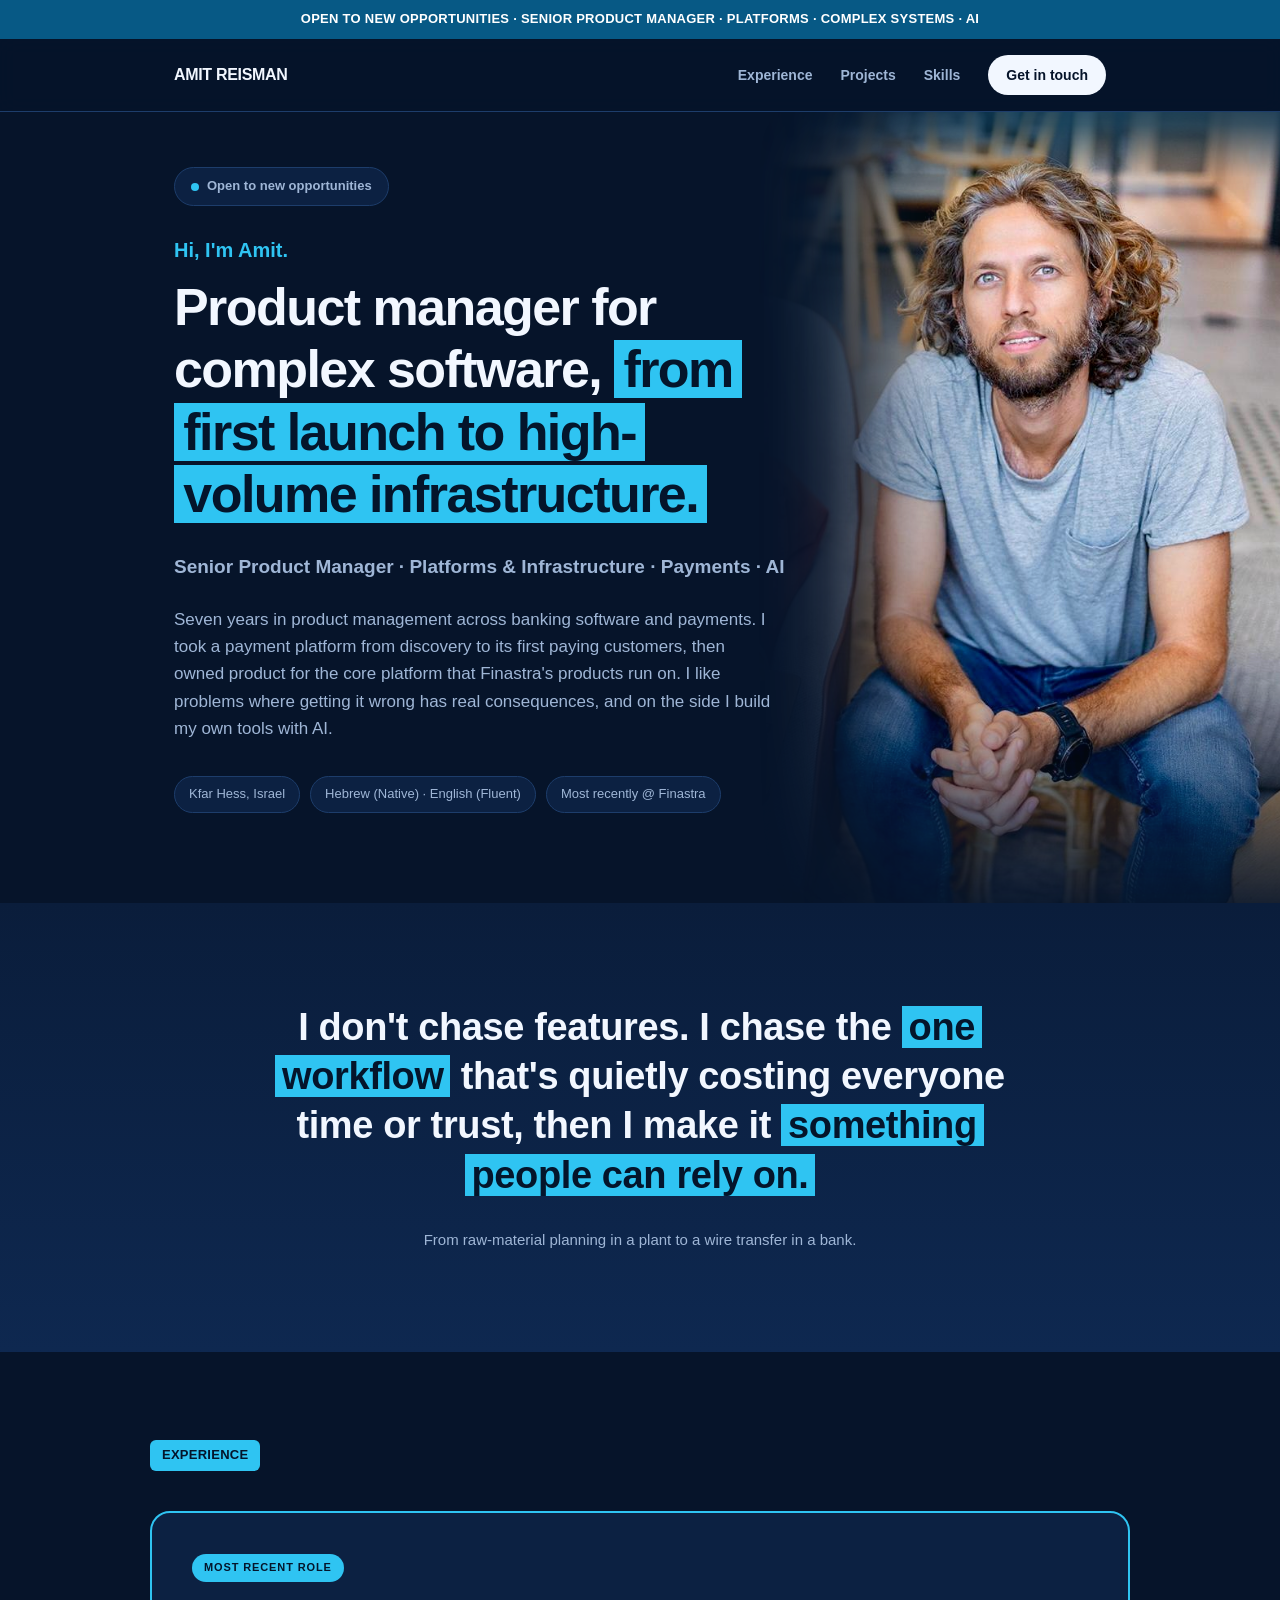
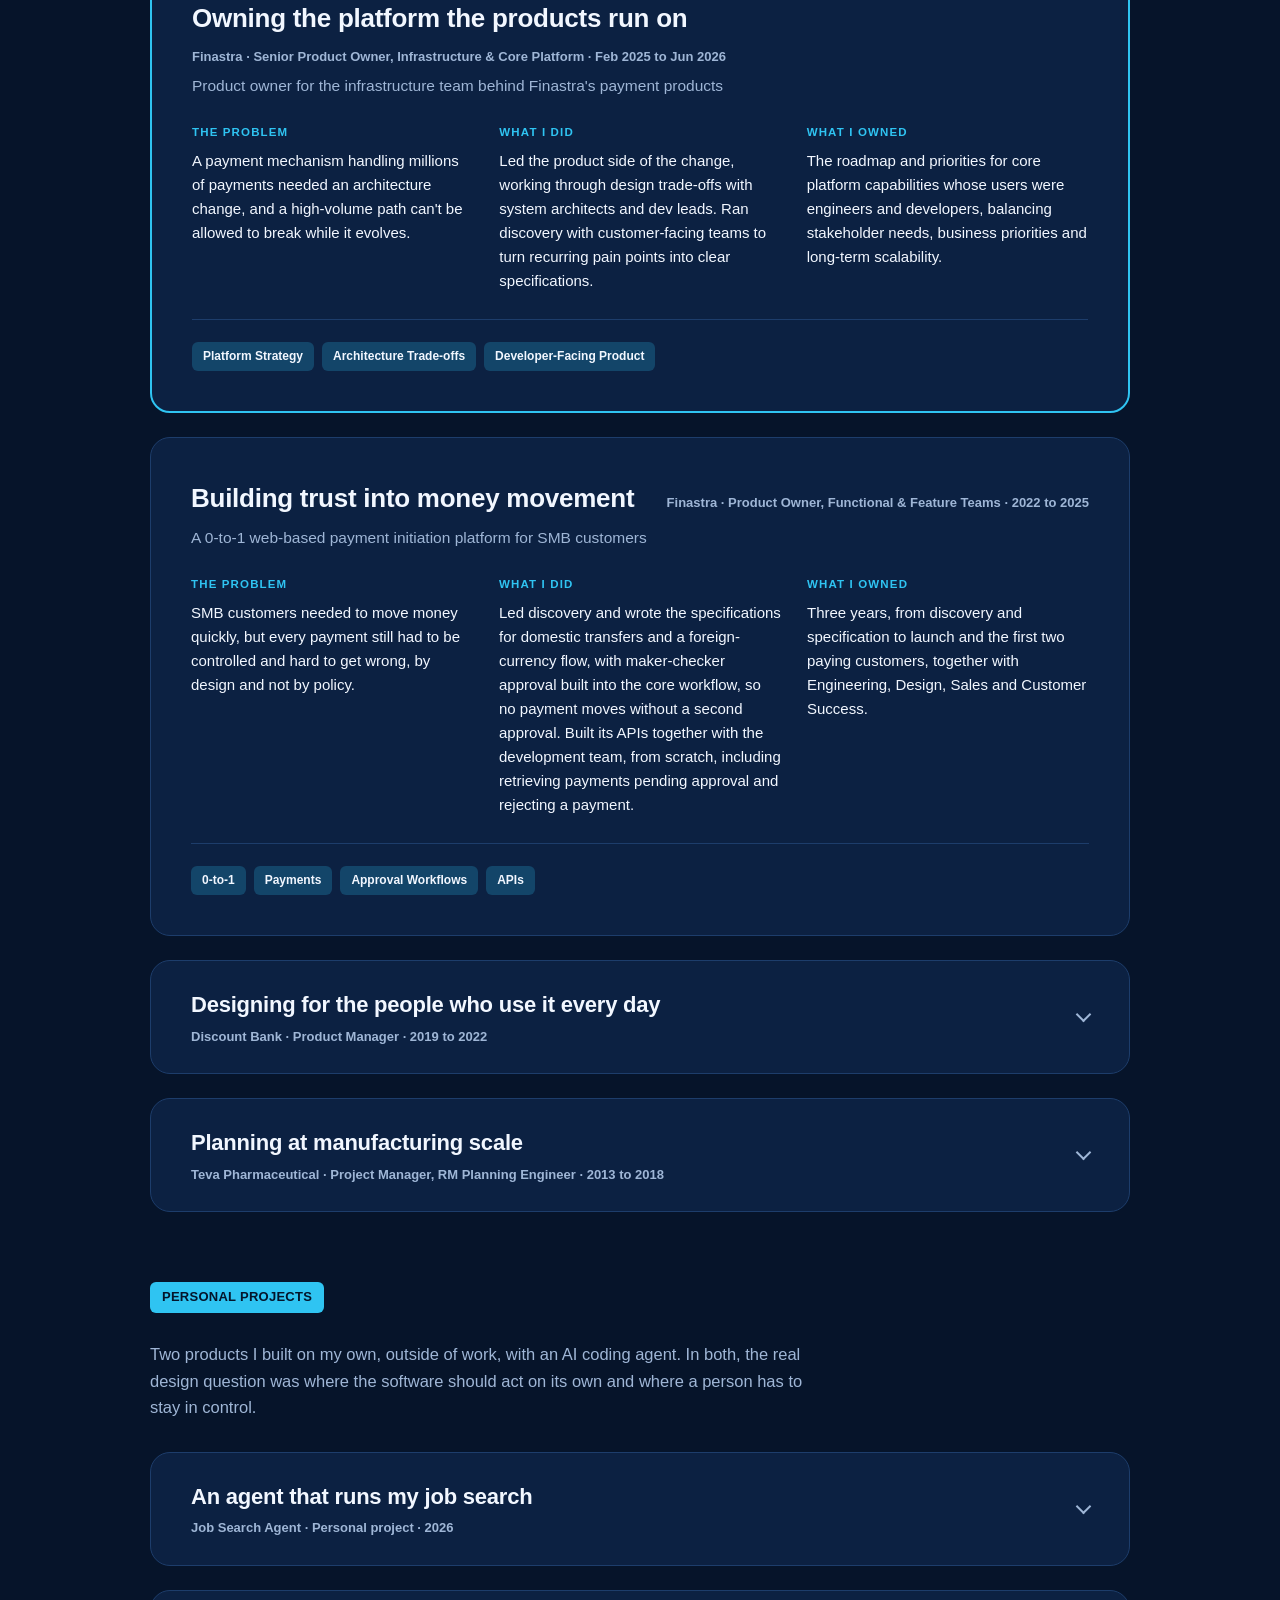
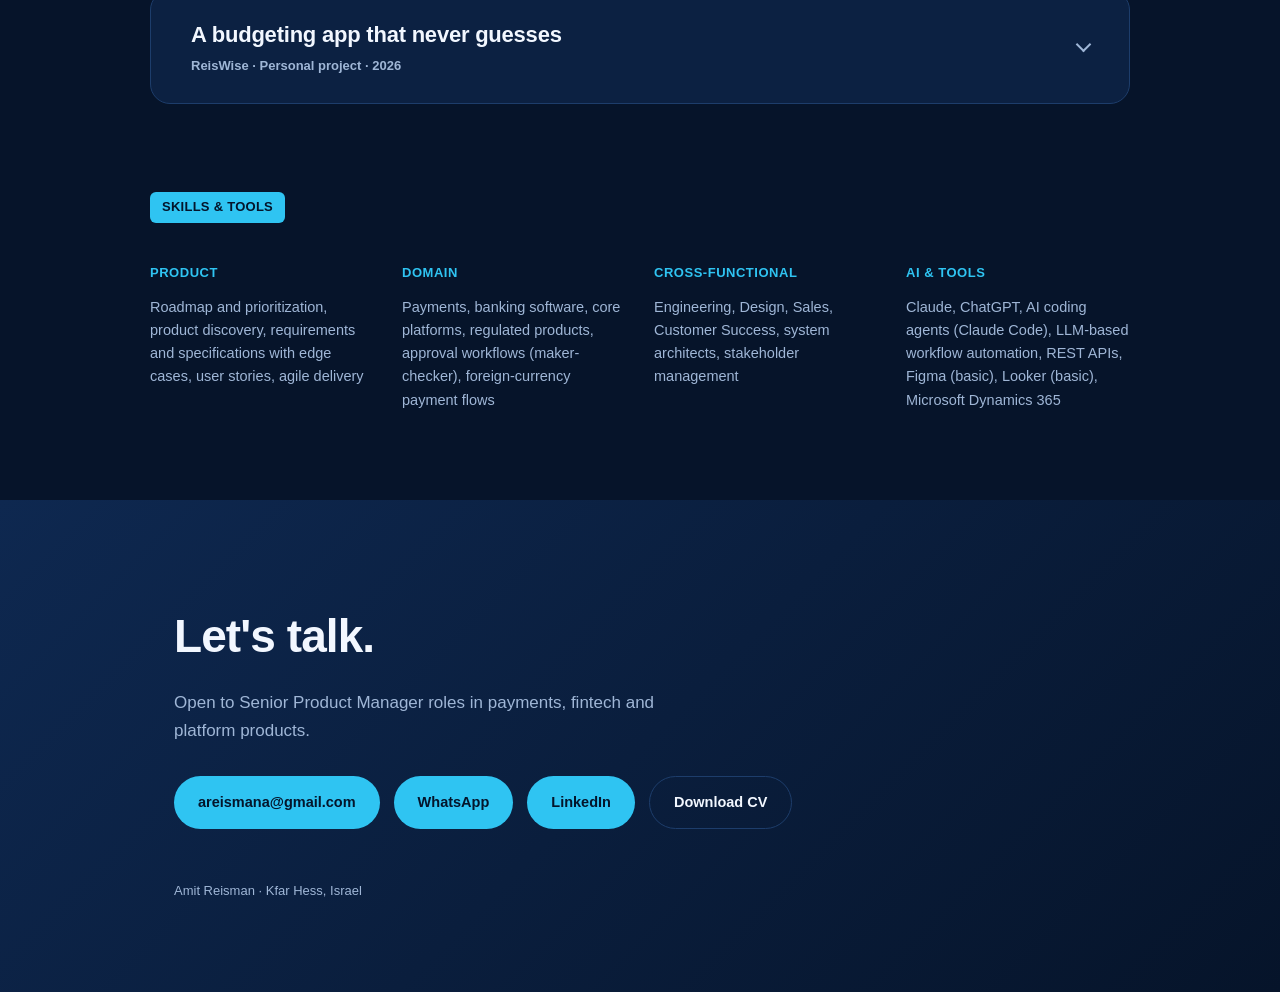
<file: index.html>
<!DOCTYPE html>
<html lang="en">
<head>
<meta charset="UTF-8">
<meta name="color-scheme" content="dark">
<meta property="og:type" content="website">
<meta property="og:site_name" content="Amit Reisman">
<meta property="og:title" content="Amit Reisman | Product Manager, Platforms &amp; Complex Systems">
<meta property="og:description" content="Product manager for complex software: platforms, APIs and payments, with hands-on AI. Experience, personal projects and live demos.">
<meta property="og:url" content="https://amitreisman.github.io/">
<meta property="og:image" content="https://amitreisman.github.io/og.jpg?v=2">
<meta property="og:image:width" content="1200">
<meta property="og:image:height" content="627">
<meta property="og:image:alt" content="Amit Reisman, product manager for complex software">
<meta name="twitter:card" content="summary_large_image">
<meta name="twitter:image" content="https://amitreisman.github.io/og.jpg?v=2">
<meta name="viewport" content="width=device-width, initial-scale=1.0">
<title>Amit Reisman | Senior Product Manager</title>
<meta name="description" content="Amit Reisman, Senior Product Manager. Platforms, APIs and payments, with hands-on AI. Experience from Finastra, Discount Bank and Teva, plus two products built with AI.">
<style>
  :root{
    --bg:#06142a;
    --bg-alt:#0a1d3b;
    --bg-alt2:#0e2850;
    --card:#0c2142;
    --border:#1d3d6b;
    --text:#f2f7ff;
    --text-dim:#9fb6d6;
    --accent:#2fc4f2;
    --accent-text:#2fc4f2;
    --yellow:var(--accent);
    --teal:var(--accent);
    --pink:var(--accent);
    --on-pink:#04152b;
    --teal-text:var(--accent-text);
    --sans: -apple-system, BlinkMacSystemFont, 'Segoe UI', Roboto, Helvetica, Arial, sans-serif;
    --max: 980px;
  }
  /* Always the dark navy theme (matches the LinkedIn banner), whatever the OS setting */
  *{box-sizing:border-box; margin:0; padding:0;}
  html{scroll-behavior:smooth;}
  body{
    background:var(--bg);
    color:var(--text);
    font-family:var(--sans);
    line-height:1.6;
    -webkit-font-smoothing:antialiased;
    overflow-x:hidden;
  }
  .wrap{max-width:var(--max); margin:0 auto; padding:0 24px; position:relative;}
  .mark{
    background:var(--yellow);
    color:#15111f;
    padding:0 .18em;
    font-weight:800;
    box-decoration-break:clone;
    -webkit-box-decoration-break:clone;
  }
  .mark.teal{background:var(--teal);}
  .mark.pink{background:var(--pink); color:#15111f;}
  .glow{color:var(--pink);}
  .glow.t{color:var(--teal);}

  /* Status bar */
  .statusbar{
    background:linear-gradient(90deg, var(--pink), var(--yellow));
    color:#15111f;
    text-align:center;
    font-size:13px;
    font-weight:700;
    letter-spacing:.02em;
    padding:9px 12px;
  }

  /* Nav */
  nav{
    position:sticky; top:0; z-index:20;
    background:color-mix(in srgb, var(--bg) 82%, transparent);
    backdrop-filter:blur(10px);
    border-bottom:1px solid var(--border);
  }
  nav .wrap{
    display:flex; gap:28px; align-items:center;
    padding:16px 24px; max-width:var(--max);
  }
  nav a{ color:var(--text-dim); text-decoration:none; font-size:14px; font-weight:600; }
  nav a:hover{color:var(--text);}
  nav .brand{color:var(--text); font-weight:900; margin-right:auto; letter-spacing:-.02em; font-size:16px;}
  .navcta{
    background:var(--text);
    color:var(--bg) !important;
    padding:9px 18px;
    border-radius:999px;
  }

  /* Hero */
  header{ position:relative; padding:110px 0 90px; overflow:hidden; }
  .blob{
    position:absolute; z-index:0; filter:blur(60px); opacity:.55;
    width:640px; height:640px; right:-220px; top:-160px;
    background:
      radial-gradient(circle at 30% 30%, var(--pink), transparent 60%),
      radial-gradient(circle at 70% 60%, var(--teal), transparent 60%),
      radial-gradient(circle at 50% 90%, var(--yellow), transparent 55%);
    border-radius:42% 58% 65% 35% / 45% 45% 55% 55%;
    pointer-events:none;
  }
  header .wrap{z-index:1;}
  .badge-pill{
    display:inline-flex; align-items:center; gap:8px;
    border:1px solid var(--border);
    background:var(--card);
    padding:8px 16px;
    border-radius:999px;
    font-size:13px;
    font-weight:600;
    color:var(--text-dim);
    margin-bottom:28px;
  }
  .dot{width:8px; height:8px; border-radius:50%; background:var(--teal); box-shadow:0 0 0 0 rgba(65,224,196,.6); animation:pulse 2s infinite;}
  @keyframes pulse{
    0%{box-shadow:0 0 0 0 color-mix(in srgb, var(--teal) 55%, transparent);}
    70%{box-shadow:0 0 0 9px transparent;}
    100%{box-shadow:0 0 0 0 transparent;}
  }
  h1{
    font-size:clamp(38px, 6.4vw, 74px);
    font-weight:900;
    line-height:1.22;
    letter-spacing:-0.03em;
    margin-bottom:26px;
  }
  .role-line{
    font-size:19px; font-weight:600;
    color:var(--text-dim);
    margin-bottom:24px;
  }
  .intro{ font-size:17px; color:var(--text-dim); max-width:600px; margin-bottom:34px; }
  .meta-row{ display:flex; flex-wrap:wrap; gap:10px; }
  .pill{
    font-size:13px; padding:7px 14px;
    border:1px solid var(--border); border-radius:999px;
    color:var(--text-dim); background:var(--card);
  }

  /* Manifesto */
  .manifesto{
    background:linear-gradient(180deg, var(--bg-alt), var(--bg-alt2));
    padding:100px 0;
    text-align:center;
  }
  .manifesto .wrap{max-width:800px;}
  .manifesto p{
    font-size:clamp(24px, 4vw, 38px);
    font-weight:800;
    line-height:1.3;
    letter-spacing:-0.01em;
  }
  .manifesto small{
    display:block;
    margin-top:28px;
    font-size:15px;
    font-weight:500;
    color:var(--text-dim);
  }

  /* Sections */
  section.block{padding:88px 0;}
  .section-label{
    display:inline-block;
    font-size:13px;
    letter-spacing:.02em;
    text-transform:uppercase;
    font-weight:800;
    color:var(--bg);
    background:var(--yellow);
    padding:5px 12px;
    border-radius:6px;
    margin-bottom:40px;
  }

  /* Case studies */
  .case{
    background:var(--card);
    border:1px solid var(--border);
    border-radius:20px;
    padding:40px;
    margin-bottom:24px;
    position:relative;
  }
  .case.featured{ border:2px solid var(--teal); }
  .badge{
    display:inline-block;
    font-size:11px; font-weight:800; letter-spacing:.08em; text-transform:uppercase;
    color:var(--bg); background:var(--teal);
    padding:5px 12px; border-radius:999px; margin-bottom:16px;
  }
  .case-head{ display:flex; justify-content:space-between; align-items:baseline; flex-wrap:wrap; gap:8px; margin-bottom:6px; }
  .case h3{ font-size:26px; font-weight:800; letter-spacing:-0.01em; }
  .case .org{ font-size:13px; color:var(--text-dim); font-weight:600; white-space:nowrap; }
  .case .tagline{ color:var(--text-dim); font-size:15.5px; font-weight:500; margin-bottom:24px; }
  .case-grid{ display:grid; grid-template-columns:repeat(3, 1fr); gap:26px; }
  @media (max-width:680px){ .case-grid{grid-template-columns:1fr;} }
  .case-grid h4{ font-size:11.5px; letter-spacing:.1em; text-transform:uppercase; color:var(--pink); font-weight:800; margin-bottom:8px; }
  .case-grid p{ font-size:15px; color:var(--text); }
  .case-tags{ display:flex; flex-wrap:wrap; gap:8px; margin-top:26px; padding-top:22px; border-top:1px solid var(--border); }
  .tag{ font-size:12px; font-weight:700; padding:5px 11px; border-radius:6px; background:color-mix(in srgb, var(--yellow) 22%, transparent); color:var(--text); }

  /* Skills */
  .skills-grid{ display:grid; grid-template-columns:repeat(auto-fit, minmax(220px,1fr)); gap:28px; }
  .skill-group h4{ font-size:13px; letter-spacing:.04em; text-transform:uppercase; font-weight:800; color:var(--teal); margin-bottom:12px; }
  .skill-group p{ color:var(--text-dim); font-size:14.5px; }

  /* Contact */
  footer{
    background:linear-gradient(135deg, var(--bg-alt2), var(--bg));
    padding:100px 0 90px;
  }
  footer h2{ font-size:clamp(30px, 5vw, 46px); font-weight:900; letter-spacing:-0.02em; margin-bottom:16px; }
  footer p{ color:var(--text-dim); margin-bottom:32px; max-width:520px; font-size:17px; }
  .contact-links{ display:flex; flex-wrap:wrap; gap:14px; }
  .contact-links a{
    display:inline-flex; align-items:center;
    padding:14px 24px;
    border-radius:999px;
    color:#15111f;
    text-decoration:none;
    font-size:14.5px;
    font-weight:800;
    background:var(--yellow);
    transition:transform .15s ease;
  }
  .contact-links a:nth-child(2){background:var(--teal);}
  .contact-links a:nth-child(3){background:var(--pink);}
  .contact-links a:hover{transform:translateY(-2px);}
  .fine{ margin-top:52px; font-size:13px; color:var(--text-dim); }

  /* Fintech palette: navy + cyan/blue accents, readable text on every accent */
  .blob{ opacity:.3; }
  .statusbar{ background:#075985; color:#fff; }
  .skill-group h4, .hello, .case-grid h4{ color:var(--accent-text); }
  .contact-links a:nth-child(4){ background:transparent; color:var(--text); border:1.5px solid var(--border); }
  .mark, .mark.teal{ color:#04152b; }
  .mark.pink{ color:var(--on-pink); }
  .section-label{ color:#04152b; }
  .badge{ color:#04152b; }
  .badge.pink{ color:var(--on-pink); }
  .btn{ color:#04152b; }
  .contact-links a{ color:#04152b; }
  .contact-links a:nth-child(3){ color:var(--on-pink); }

  /* Small screens: keep the four nav items on one line */
  section.block, footer{ scroll-margin-top:64px; }
  @media (max-width:560px){
    nav .wrap{ gap:12px; padding:12px 16px; }
    nav a{ font-size:13px; }
    nav .brand{ font-size:13px; white-space:nowrap; }
    .navcta{ padding:7px 12px; white-space:nowrap; }
    nav a[href="#skills"]{ display:none; }
    .case .org{ white-space:normal; }
    .wrap{ padding:0 16px; }
    .case, .project{ padding:26px 22px; }
  }

  /* Hero: the photo is part of the background. The fade on the left follows the line of the shoulder:
     almost nothing over the chair, then a gradual rise to full strength, so the person stays in focus. */
  .hero-grid{ position:static; }
  .hero-text{ position:relative; z-index:1; max-width:min(620px, 54vw); }
  .hero-grid h1{ font-size:clamp(32px, 4.4vw, 52px); line-height:1.2; }
  .hello{ font-size:20px; font-weight:800; color:var(--accent-text); margin-bottom:10px; }
  .hero-photo{
    position:absolute; z-index:0; margin:0;
    right:-28px; top:50%; transform:translateY(-50%);
    width:min(580px, 50vw); pointer-events:none;
  }
  .hero-photo img{
    width:100%; height:auto; display:block; border-radius:0;
    filter:contrast(1.03) saturate(1.04);
    --fade-x: linear-gradient(to right,
      rgba(0,0,0,0) 0%, rgba(0,0,0,0) 5%, rgba(0,0,0,.02) 9%, rgba(0,0,0,.06) 13%,
      rgba(0,0,0,.13) 17%, rgba(0,0,0,.27) 21%, rgba(0,0,0,.46) 25%, rgba(0,0,0,.66) 29%,
      rgba(0,0,0,.82) 34%, rgba(0,0,0,.93) 40%, rgba(0,0,0,.98) 46%, #000 52%);
    --fade-y: linear-gradient(to bottom,
      rgba(0,0,0,0) 0%, rgba(0,0,0,.05) 3%, rgba(0,0,0,.2) 6%, rgba(0,0,0,.55) 9%,
      rgba(0,0,0,.9) 12%, #000 15%, #000 66%, rgba(0,0,0,.8) 74%, rgba(0,0,0,.5) 82%,
      rgba(0,0,0,.22) 90%, rgba(0,0,0,.06) 96%, rgba(0,0,0,0) 100%);
    -webkit-mask-image:var(--fade-x), var(--fade-y);
    -webkit-mask-composite:source-in;
    mask-image:var(--fade-x), var(--fade-y);
    mask-composite:intersect;
  }
  @media (max-width:1080px){
    .hero-photo{ width:min(500px, 52vw); right:-24px; }
  }
  @media (max-width:820px){
    .hero-grid{ display:flex; flex-direction:column; }
    .hero-text{ max-width:none; }
    .hero-photo{ position:relative; transform:none; top:auto; right:auto; order:-1; width:min(340px, 100%); height:360px; margin:0 auto -40px; }
    .hero-photo img{
      height:100%; object-fit:cover; object-position:50% 14%;
      --fade-x: linear-gradient(to right,
        rgba(0,0,0,0) 0%, rgba(0,0,0,.02) 8%, rgba(0,0,0,.1) 15%, rgba(0,0,0,.3) 22%,
        rgba(0,0,0,.6) 30%, rgba(0,0,0,.88) 38%, #000 46%, #000 54%,
        rgba(0,0,0,.88) 62%, rgba(0,0,0,.6) 70%, rgba(0,0,0,.3) 78%, rgba(0,0,0,.1) 85%,
        rgba(0,0,0,.02) 92%, rgba(0,0,0,0) 100%);
      --fade-y: linear-gradient(to bottom,
        rgba(0,0,0,0) 0%, rgba(0,0,0,.06) 6%, rgba(0,0,0,.25) 12%, rgba(0,0,0,.6) 18%,
        rgba(0,0,0,.9) 24%, #000 30%, #000 60%, rgba(0,0,0,.85) 68%, rgba(0,0,0,.5) 78%,
        rgba(0,0,0,.18) 90%, rgba(0,0,0,0) 100%);
    }
  }

  /* Collapsible experience cards (Discount Bank, Teva) */
  .case.collapsible{ padding:0; }
  .case.collapsible > summary{
    list-style:none; cursor:pointer;
    display:flex; align-items:center; justify-content:space-between; gap:16px;
    padding:26px 40px; margin:0;
  }
  .case.collapsible > summary::-webkit-details-marker{ display:none; }
  .case.collapsible .summary-text{ display:flex; flex-direction:column; gap:4px; }
  .case.collapsible > summary h3{ font-size:22px; }
  .case.collapsible > summary:hover h3{ color:var(--accent-text); }
  .case.collapsible .chev{
    flex:none; width:11px; height:11px; margin-top:-5px;
    border-right:2.5px solid var(--text-dim); border-bottom:2.5px solid var(--text-dim);
    transform:rotate(45deg); transition:transform .2s ease, margin .2s ease;
  }
  .case.collapsible[open] .chev{ transform:rotate(225deg); margin-top:5px; }
  .case.collapsible > :not(summary){ margin-left:40px; margin-right:40px; }
  .case.collapsible > .case-tags{ margin-bottom:34px; }
  .case.collapsible > .tagline{ margin-top:2px; }

  header{ padding-top:55px; }
  #work{ padding-bottom:8px; }
  #projects{ padding-top:38px; padding-bottom:16px; }
  #skills{ padding-top:48px; }
  .project-card > .project-desc{ font-size:15px; color:var(--text); margin-top:0; margin-bottom:4px; }
  .project-card > .case-tags{ margin-bottom:0; }
  .project-card > .project-links{ margin-top:20px; margin-bottom:34px; padding-top:0; }
  @media (max-width:560px){
    .case.collapsible > summary{ padding:20px 22px; }
    .case.collapsible > :not(summary){ margin-left:22px; margin-right:22px; }
  }
  .hero-actions{ margin-bottom:22px; }

  /* Projects */
  .section-intro{ color:var(--text-dim); font-size:16.5px; max-width:680px; margin:-12px 0 32px; }
  .project-grid{ display:grid; grid-template-columns:repeat(auto-fit, minmax(300px,1fr)); gap:24px; }
  .project{
    background:var(--card);
    border:1px solid var(--border);
    border-radius:20px;
    padding:34px;
    display:flex; flex-direction:column;
  }
  .project h3{ font-size:24px; font-weight:800; letter-spacing:-0.01em; margin-bottom:6px; }
  .project .tagline{ margin-bottom:14px; }
  .project > p:not(.tagline){ font-size:15px; color:var(--text); }
  .project .case-tags{ margin-top:20px; padding-top:18px; }
  .badge.pink{ background:var(--pink); color:var(--on-pink); }
  .project .badge{ align-self:flex-start; }
  .project-links{ display:flex; flex-wrap:wrap; gap:10px; margin-top:auto; padding-top:24px; }
  .btn{
    display:inline-flex; align-items:center;
    padding:11px 20px; border-radius:999px;
    font-size:14px; font-weight:800; text-decoration:none;
    background:var(--yellow); color:#15111f;
    transition:transform .15s ease;
  }
  .btn:hover{ transform:translateY(-2px); }
  .btn.ghost{ background:transparent; color:var(--text); border:1.5px solid var(--border); }
  .btn.ghost:hover{ border-color:var(--text-dim); }
</style>
</head>
<body>
<div class="statusbar">OPEN TO NEW OPPORTUNITIES · SENIOR PRODUCT MANAGER · PLATFORMS · COMPLEX SYSTEMS · AI</div>

<nav>
  <div class="wrap">
    <span class="brand">AMIT REISMAN</span>
    <a href="#work">Experience</a>
    <a href="#projects">Projects</a>
    <a href="#skills">Skills</a>
    <a href="#contact" class="navcta">Get in touch</a>
  </div>
</nav>

<header>
  <div class="blob"></div>
  <div class="wrap hero-grid">
   <div class="hero-text">
    <span class="badge-pill"><span class="dot"></span> Open to new opportunities</span>
    <p class="hello">Hi, I'm Amit.</p>
    <h1>Product manager for complex software, <span class="mark">from first launch to high-volume infrastructure.</span></h1>
    <div class="role-line">Senior Product Manager · Platforms &amp; Infrastructure · Payments · AI</div>
    <p class="intro">
      Seven years in product management across banking software and payments. I took a payment
      platform from discovery to its first paying customers, then owned product for the core platform
      that Finastra's products run on. I like problems where getting it wrong has real consequences,
      and on the side I build my own tools with AI.
    </p>
    <div class="meta-row">
      <span class="pill">Kfar Hess, Israel</span>
      <span class="pill">Hebrew (Native) · English (Fluent)</span>
      <span class="pill">Most recently @ Finastra</span>
    </div>
   </div>
   <figure class="hero-photo">
     <img src="photo.jpg?v=8" alt="Amit Reisman" width="712" height="1067" decoding="async">
   </figure>
  </div>
</header>

<div class="manifesto">
  <div class="wrap">
    <p>I don't chase features. I chase the <span class="mark teal">one workflow</span>
    that's quietly costing everyone time or trust, then I make it
    <span class="mark pink">something people can rely on.</span></p>
    <small>From raw-material planning in a plant to a wire transfer in a bank.</small>
  </div>
</div>

<section id="work" class="block wrap">
  <span class="section-label">Experience</span>

  <div class="case featured">
    <span class="badge">Most Recent Role</span>
    <div class="case-head">
      <h3>Owning the platform the products run on</h3>
      <span class="org">Finastra · Senior Product Owner, Infrastructure &amp; Core Platform · Feb 2025 to Jun 2026</span>
    </div>
    <div class="tagline">Product owner for the infrastructure team behind Finastra's payment products</div>
    <div class="case-grid">
      <div>
        <h4>The problem</h4>
        <p>A payment mechanism handling millions of payments needed an architecture change,
        and a high-volume path can't be allowed to break while it evolves.</p>
      </div>
      <div>
        <h4>What I did</h4>
        <p>Led the product side of the change, working through design trade-offs with system
        architects and dev leads. Ran discovery with customer-facing teams to turn recurring
        pain points into clear specifications.</p>
      </div>
      <div>
        <h4>What I owned</h4>
        <p>The roadmap and priorities for core platform capabilities whose users were engineers
        and developers, balancing stakeholder needs, business priorities and long-term scalability.</p>
      </div>
    </div>
    <div class="case-tags">
      <span class="tag">Platform Strategy</span>
      <span class="tag">Architecture Trade-offs</span>
      <span class="tag">Developer-Facing Product</span>
    </div>
  </div>

  <div class="case">
    <div class="case-head">
      <h3>Building trust into money movement</h3>
      <span class="org">Finastra · Product Owner, Functional &amp; Feature Teams · 2022 to 2025</span>
    </div>
    <div class="tagline">A 0-to-1 web-based payment initiation platform for SMB customers</div>
    <div class="case-grid">
      <div>
        <h4>The problem</h4>
        <p>SMB customers needed to move money quickly, but every payment still had to be
        controlled and hard to get wrong, by design and not by policy.</p>
      </div>
      <div>
        <h4>What I did</h4>
        <p>Led discovery and wrote the specifications for domestic transfers and a
        foreign-currency flow, with maker-checker approval built into the core workflow,
        so no payment moves without a second approval. Built its APIs together with the
        development team, from scratch, including retrieving payments pending approval
        and rejecting a payment.</p>
      </div>
      <div>
        <h4>What I owned</h4>
        <p>Three years, from discovery and specification to launch and the first two paying
        customers, together with Engineering, Design, Sales and Customer Success.</p>
      </div>
    </div>
    <div class="case-tags">
      <span class="tag">0-to-1</span>
      <span class="tag">Payments</span>
      <span class="tag">Approval Workflows</span>
      <span class="tag">APIs</span>
    </div>
  </div>

  <details class="case collapsible">
    <summary class="case-head">
      <div class="summary-text">
        <h3>Designing for the people who use it every day</h3>
      <span class="org">Discount Bank · Product Manager · 2019 to 2022</span>
      </div>
      <span class="chev" aria-hidden="true"></span>
    </summary>
    <div class="tagline">An internal CRM for relationship managers and bankers</div>
    <div class="case-grid">
      <div>
        <h4>The problem</h4>
        <p>Relationship managers and bankers were losing time to friction in the tools they
        used every day, inside a bank where changes have to be made with care.</p>
      </div>
      <div>
        <h4>What I did</h4>
        <p>Gathered requirements directly from the bankers who used the CRM, prioritized
        what to build first, and drove rollout and adoption.</p>
      </div>
      <div>
        <h4>What I owned</h4>
        <p>The internal CRM from requirements to rollout, used by relationship managers
        and bankers.</p>
      </div>
    </div>
    <div class="case-tags">
      <span class="tag">Regulated Banking</span>
      <span class="tag">Internal Tools</span>
      <span class="tag">Adoption</span>
    </div>
  </details>

  <details class="case collapsible">
    <summary class="case-head">
      <div class="summary-text">
        <h3>Planning at manufacturing scale</h3>
      <span class="org">Teva Pharmaceutical · Project Manager, RM Planning Engineer · 2013 to 2018</span>
      </div>
      <span class="chev" aria-hidden="true"></span>
    </summary>
    <div class="tagline">Raw-material planning and cross-functional coordination</div>
    <div class="case-grid">
      <div>
        <h4>The problem</h4>
        <p>Raw-material planning touched nearly every function in the plant, and
        slow-moving inventory was quietly costing the business money.</p>
      </div>
      <div>
        <h4>What I did</h4>
        <p>Planned raw-material requirements, partnered with IT on the MRP system's
        requirements, and coordinated daily with QC, QA, marketing, procurement,
        import/export, warehouse and production.</p>
      </div>
      <div>
        <h4>The result</h4>
        <p>Slow-moving inventory down 8%, on work that supported $100M of purchasing
        decisions.</p>
      </div>
    </div>
    <div class="case-tags">
      <span class="tag">Supply Chain</span>
      <span class="tag">MRP Systems</span>
      <span class="tag">Cross-Functional Coordination</span>
    </div>
  </details>
</section>

<section id="projects" class="block wrap">
  <span class="section-label">Personal Projects</span>
  <p class="section-intro">Two products I built on my own, outside of work, with an AI coding agent. In both, the real
  design question was where the software should act on its own and where a person has to stay in control.</p>

  <details class="case collapsible project-card">
    <summary class="case-head">
      <div class="summary-text">
        <h3>An agent that runs my job search</h3>
        <span class="org">Job Search Agent · Personal project · 2026</span>
      </div>
      <span class="chev" aria-hidden="true"></span>
    </summary>
    <div class="tagline">An agent that runs my job search, with me approving every step.</div>
    <p class="project-desc">It scans company job boards, scores fit with an LLM against weighted criteria, and drafts
    a tailored CV and cover letter. The model writes only from a fixed facts file, so it can't invent experience,
    and nothing is sent anywhere without my approval.</p>
    <div class="case-tags">
      <span class="tag">LLM scoring</span>
      <span class="tag">Human in the loop</span>
      <span class="tag">Guardrails</span>
    </div>
    <div class="project-links">
      <a class="btn" href="https://amitreisman.github.io/job-search-agent/">See how it works</a>
      <a class="btn ghost" href="https://github.com/amitreisman/job-search-agent" target="_blank" rel="noopener">GitHub</a>
    </div>
  </details>

  <details class="case collapsible project-card">
    <summary class="case-head">
      <div class="summary-text">
        <h3>A budgeting app that never guesses</h3>
        <span class="org">ReisWise · Personal project · 2026</span>
      </div>
      <span class="chev" aria-hidden="true"></span>
    </summary>
    <div class="tagline">A mobile-first budgeting app, in Hebrew.</div>
    <p class="project-desc">It imports bank and card exports, classifies transactions with rules plus my own
    corrections, and reconciles card statements against account debits to the cent. Anything the rules don't
    recognize waits for review instead of being guessed. The demo runs on synthetic data, and works best on a phone.</p>
    <div class="case-tags">
      <span class="tag">Reconciliation</span>
      <span class="tag">Data quality checks</span>
      <span class="tag">RTL / Hebrew</span>
    </div>
    <div class="project-links">
      <a class="btn" href="reiswise/">Open the live demo</a>
    </div>
  </details>
</section>

<section id="skills" class="block wrap">
  <span class="section-label">Skills &amp; Tools</span>
  <div class="skills-grid">
    <div class="skill-group">
      <h4>Product</h4>
      <p>Roadmap and prioritization, product discovery, requirements and specifications with
      edge cases, user stories, agile delivery</p>
    </div>
    <div class="skill-group">
      <h4>Domain</h4>
      <p>Payments, banking software, core platforms, regulated products, approval workflows
      (maker-checker), foreign-currency payment flows</p>
    </div>
    <div class="skill-group">
      <h4>Cross-Functional</h4>
      <p>Engineering, Design, Sales, Customer Success, system architects, stakeholder management</p>
    </div>
    <div class="skill-group">
      <h4>AI &amp; Tools</h4>
      <p>Claude, ChatGPT, AI coding agents (Claude Code), LLM-based workflow automation,
      REST APIs, Figma (basic), Looker (basic), Microsoft Dynamics 365</p>
    </div>
  </div>
</section>

<footer id="contact">
  <div class="wrap">
    <h2>Let's talk.</h2>
    <p>Open to Senior Product Manager roles in payments, fintech and platform products.</p>
    <div class="contact-links">
      <a href="mailto:areismana@gmail.com">areismana@gmail.com</a>
      <a href="https://wa.me/972548882388" target="_blank" rel="noopener">WhatsApp</a>
      <a href="https://www.linkedin.com/in/amit-reisman/" target="_blank" rel="noopener">LinkedIn</a>
      <a href="Amit_Reisman_CV.pdf" download>Download CV</a>
    </div>
    <div class="fine">Amit Reisman · Kfar Hess, Israel</div>
  </div>
</footer>

</body>
</html>
</file>
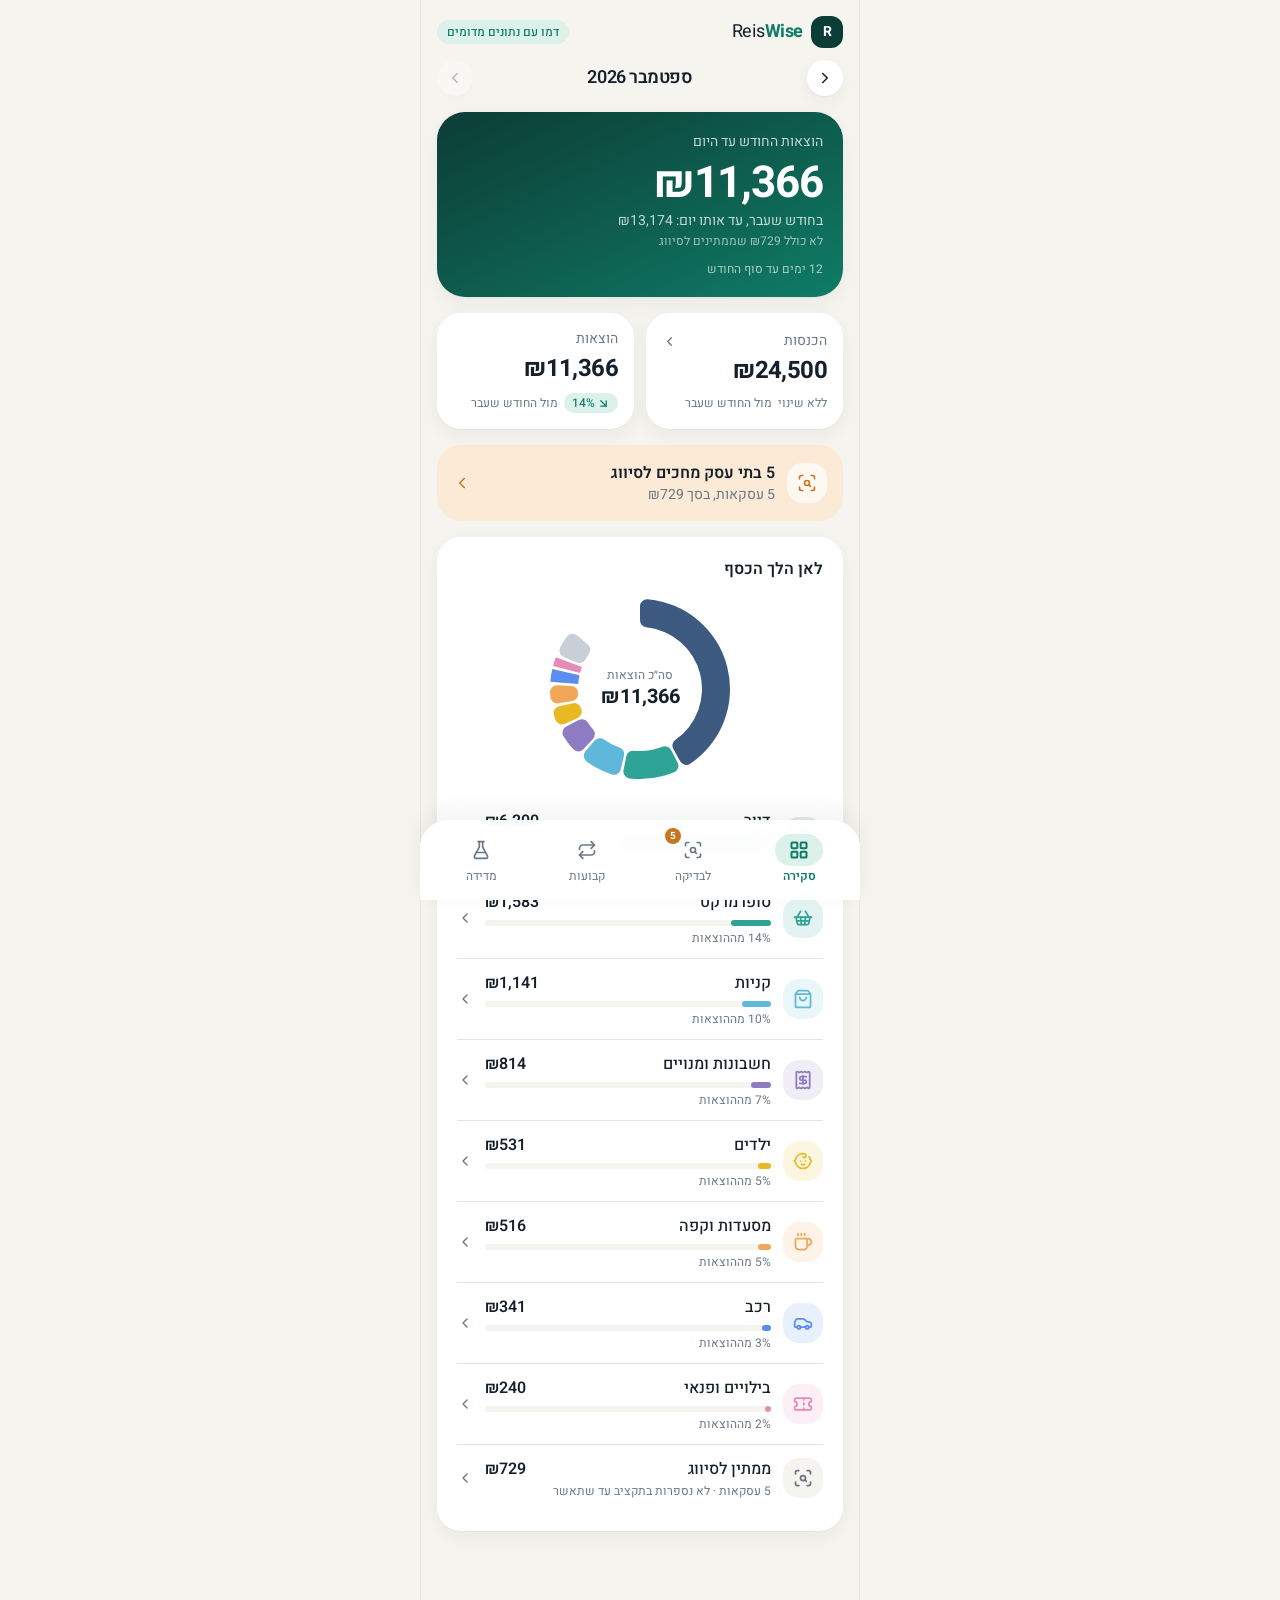
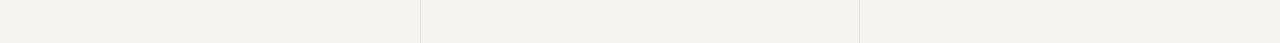
<file: reiswise/index.html>
<!doctype html>
<html lang="he" dir="rtl">
  <head>
    <meta charset="UTF-8" />
    <meta name="viewport" content="width=device-width, initial-scale=1.0, viewport-fit=cover" />
    <meta name="theme-color" content="#0B3D36" />
    <title>ReisWise</title>
    <script type="module" crossorigin src="/reiswise/assets/index-C4DTg8mU.js"></script>
    <link rel="stylesheet" crossorigin href="/reiswise/assets/index-D-LwMXt2.css">
  </head>
  <body>
    <div id="root"></div>
  </body>
</html>
</file>
<file: reiswise/assets/index-D-LwMXt2.css>
@font-face{font-family:Heebo Variable;font-style:normal;font-display:swap;font-weight:100 900;src:url(/reiswise/assets/heebo-hebrew-wght-normal-BPH8bhzJ.woff2)format("woff2-variations");unicode-range:U+307-308,U+590-5FF,U+200C-2010,U+20AA,U+25CC,U+FB1D-FB4F}@font-face{font-family:Heebo Variable;font-style:normal;font-display:swap;font-weight:100 900;src:url(/reiswise/assets/heebo-math-wght-normal-9gsQVfT-.woff2)format("woff2-variations");unicode-range:U+302-303,U+305,U+307-308,U+310,U+312,U+315,U+31A,U+326-327,U+32C,U+32F-330,U+332-333,U+338,U+33A,U+346,U+34D,U+391-3A1,U+3A3-3A9,U+3B1-3C9,U+3D1,U+3D5-3D6,U+3F0-3F1,U+3F4-3F5,U+2016-2017,U+2034-2038,U+203C,U+2040,U+2043,U+2047,U+2050,U+2057,U+205F,U+2070-2071,U+2074-208E,U+2090-209C,U+20D0-20DC,U+20E1,U+20E5-20EF,U+2100-2112,U+2114-2115,U+2117-2121,U+2123-214F,U+2190,U+2192,U+2194-21AE,U+21B0-21E5,U+21F1-21F2,U+21F4-2211,U+2213-2214,U+2216-22FF,U+2308-230B,U+2310,U+2319,U+231C-2321,U+2336-237A,U+237C,U+2395,U+239B-23B7,U+23D0,U+23DC-23E1,U+2474-2475,U+25AF,U+25B3,U+25B7,U+25BD,U+25C1,U+25CA,U+25CC,U+25FB,U+266D-266F,U+27C0-27FF,U+2900-2AFF,U+2B0E-2B11,U+2B30-2B4C,U+2BFE,U+3030,U+FF5B,U+FF5D,U+1D400-1D7FF,U+1EE??}@font-face{font-family:Heebo Variable;font-style:normal;font-display:swap;font-weight:100 900;src:url(/reiswise/assets/heebo-symbols-wght-normal-CDk8D5aH.woff2)format("woff2-variations");unicode-range:U+1-C,U+E-1F,U+7F-9F,U+20DD-20E0,U+20E2-20E4,U+2150-218F,U+2190,U+2192,U+2194-2199,U+21AF,U+21E6-21F0,U+21F3,U+2218-2219,U+2299,U+22C4-22C6,U+2300-243F,U+2440-244A,U+2460-24FF,U+25A0-27BF,U+28??,U+2921-2922,U+2981,U+29BF,U+29EB,U+2B??,U+4DC0-4DFF,U+FFF9-FFFB,U+10140-1018E,U+10190-1019C,U+101A0,U+101D0-101FD,U+102E0-102FB,U+10E60-10E7E,U+1D2C0-1D2D3,U+1D2E0-1D37F,U+1F0??,U+1F100-1F1AD,U+1F1E6-1F1FF,U+1F30D-1F30F,U+1F315,U+1F31C,U+1F31E,U+1F320-1F32C,U+1F336,U+1F378,U+1F37D,U+1F382,U+1F393-1F39F,U+1F3A7-1F3A8,U+1F3AC-1F3AF,U+1F3C2,U+1F3C4-1F3C6,U+1F3CA-1F3CE,U+1F3D4-1F3E0,U+1F3ED,U+1F3F1-1F3F3,U+1F3F5-1F3F7,U+1F408,U+1F415,U+1F41F,U+1F426,U+1F43F,U+1F441-1F442,U+1F444,U+1F446-1F449,U+1F44C-1F44E,U+1F453,U+1F46A,U+1F47D,U+1F4A3,U+1F4B0,U+1F4B3,U+1F4B9,U+1F4BB,U+1F4BF,U+1F4C8-1F4CB,U+1F4D6,U+1F4DA,U+1F4DF,U+1F4E3-1F4E6,U+1F4EA-1F4ED,U+1F4F7,U+1F4F9-1F4FB,U+1F4FD-1F4FE,U+1F503,U+1F507-1F50B,U+1F50D,U+1F512-1F513,U+1F53E-1F54A,U+1F54F-1F5FA,U+1F610,U+1F650-1F67F,U+1F687,U+1F68D,U+1F691,U+1F694,U+1F698,U+1F6AD,U+1F6B2,U+1F6B9-1F6BA,U+1F6BC,U+1F6C6-1F6CF,U+1F6D3-1F6D7,U+1F6E0-1F6EA,U+1F6F0-1F6F3,U+1F6F7-1F6FC,U+1F7??,U+1F800-1F80B,U+1F810-1F847,U+1F850-1F859,U+1F860-1F887,U+1F890-1F8AD,U+1F8B0-1F8BB,U+1F8C0-1F8C1,U+1F900-1F90B,U+1F93B,U+1F946,U+1F984,U+1F996,U+1F9E9,U+1FA00-1FA6F,U+1FA70-1FA7C,U+1FA80-1FA89,U+1FA8F-1FAC6,U+1FACE-1FADC,U+1FADF-1FAE9,U+1FAF0-1FAF8,U+1FB??}@font-face{font-family:Heebo Variable;font-style:normal;font-display:swap;font-weight:100 900;src:url(/reiswise/assets/heebo-latin-ext-wght-normal-D5vEfs3i.woff2)format("woff2-variations");unicode-range:U+100-2BA,U+2BD-2C5,U+2C7-2CC,U+2CE-2D7,U+2DD-2FF,U+304,U+308,U+329,U+1D00-1DBF,U+1E00-1E9F,U+1EF2-1EFF,U+2020,U+20A0-20AB,U+20AD-20C0,U+2113,U+2C60-2C7F,U+A720-A7FF}@font-face{font-family:Heebo Variable;font-style:normal;font-display:swap;font-weight:100 900;src:url(/reiswise/assets/heebo-latin-wght-normal-CXdlclQD.woff2)format("woff2-variations");unicode-range:U+??,U+131,U+152-153,U+2BB-2BC,U+2C6,U+2DA,U+2DC,U+304,U+308,U+329,U+2000-206F,U+20AC,U+2122,U+2191,U+2193,U+2212,U+2215,U+FEFF,U+FFFD}@layer properties{@supports (((-webkit-hyphens:none)) and (not (margin-trim:inline))) or ((-moz-orient:inline) and (not (color:rgb(from red r g b)))){*,:before,:after,::backdrop{--tw-rotate-x:initial;--tw-rotate-y:initial;--tw-rotate-z:initial;--tw-skew-x:initial;--tw-skew-y:initial;--tw-space-y-reverse:0;--tw-divide-y-reverse:0;--tw-border-style:solid;--tw-gradient-position:initial;--tw-gradient-from:#0000;--tw-gradient-via:#0000;--tw-gradient-to:#0000;--tw-gradient-stops:initial;--tw-gradient-via-stops:initial;--tw-gradient-from-position:0%;--tw-gradient-via-position:50%;--tw-gradient-to-position:100%;--tw-leading:initial;--tw-font-weight:initial;--tw-tracking:initial;--tw-ordinal:initial;--tw-slashed-zero:initial;--tw-numeric-figure:initial;--tw-numeric-spacing:initial;--tw-numeric-fraction:initial;--tw-shadow:0 0 #0000;--tw-shadow-color:initial;--tw-shadow-alpha:100%;--tw-inset-shadow:0 0 #0000;--tw-inset-shadow-color:initial;--tw-inset-shadow-alpha:100%;--tw-ring-color:initial;--tw-ring-shadow:0 0 #0000;--tw-inset-ring-color:initial;--tw-inset-ring-shadow:0 0 #0000;--tw-ring-inset:initial;--tw-ring-offset-width:0px;--tw-ring-offset-color:#fff;--tw-ring-offset-shadow:0 0 #0000;--tw-outline-style:solid;--tw-blur:initial;--tw-brightness:initial;--tw-contrast:initial;--tw-grayscale:initial;--tw-hue-rotate:initial;--tw-invert:initial;--tw-opacity:initial;--tw-saturate:initial;--tw-sepia:initial;--tw-drop-shadow:initial;--tw-drop-shadow-color:initial;--tw-drop-shadow-alpha:100%;--tw-drop-shadow-size:initial;--tw-backdrop-blur:initial;--tw-backdrop-brightness:initial;--tw-backdrop-contrast:initial;--tw-backdrop-grayscale:initial;--tw-backdrop-hue-rotate:initial;--tw-backdrop-invert:initial;--tw-backdrop-opacity:initial;--tw-backdrop-saturate:initial;--tw-backdrop-sepia:initial;--tw-duration:initial;--tw-ease:initial;--tw-scale-x:1;--tw-scale-y:1;--tw-scale-z:1}}}@layer theme{:root,:host{--font-sans:"Heebo Variable", system-ui, -apple-system, "Segoe UI", sans-serif;--font-mono:ui-monospace, SFMono-Regular, Menlo, Monaco, Consolas, "Liberation Mono", "Courier New", monospace;--color-white:#fff;--spacing:.25rem;--container-xs:20rem;--text-xs:.75rem;--text-xs--line-height:calc(1 / .75);--text-sm:.875rem;--text-sm--line-height:calc(1.25 / .875);--text-base:1rem;--text-base--line-height:calc(1.5 / 1);--text-lg:1.125rem;--text-lg--line-height:calc(1.75 / 1.125);--text-xl:1.25rem;--text-xl--line-height:calc(1.75 / 1.25);--text-2xl:1.5rem;--text-2xl--line-height:calc(2 / 1.5);--text-4xl:2.25rem;--text-4xl--line-height:calc(2.5 / 2.25);--font-weight-medium:500;--font-weight-semibold:600;--font-weight-bold:700;--tracking-tight:-.025em;--leading-tight:1.25;--leading-snug:1.375;--leading-relaxed:1.625;--radius-xl:.75rem;--radius-2xl:1rem;--radius-3xl:1.5rem;--ease-out:cubic-bezier(0, 0, .2, 1);--default-transition-duration:.15s;--default-transition-timing-function:cubic-bezier(.4, 0, .2, 1);--default-font-family:var(--font-sans);--default-mono-font-family:var(--font-mono);--color-canvas:#f6f4ef;--color-surface:#fff;--color-ink:#16202a;--color-muted:#6b7785;--color-line:#e8e4db;--color-brand:#0e7c66;--color-brand-deep:#0b3d36;--color-brand-soft:#ddf1eb;--color-warn:#c9751f;--color-warn-soft:#fbead6;--color-danger:#c8453b}}@layer base{*,:after,:before,::backdrop{box-sizing:border-box;border:0 solid;margin:0;padding:0}::file-selector-button{box-sizing:border-box;border:0 solid;margin:0;padding:0}html,:host{-webkit-text-size-adjust:100%;tab-size:4;line-height:1.5;font-family:var(--default-font-family,-apple-system, BlinkMacSystemFont, "Segoe UI", Roboto, "Helvetica Neue", "Noto Sans", Arial, sans-serif, "Apple Color Emoji", "Segoe UI Emoji", "Segoe UI Symbol", "Noto Color Emoji");font-feature-settings:var(--default-font-feature-settings,normal);font-variation-settings:var(--default-font-variation-settings,normal);-webkit-tap-highlight-color:transparent}hr{height:0;color:inherit;border-top-width:1px}abbr:where([title]){-webkit-text-decoration:underline dotted;text-decoration:underline dotted}h1,h2,h3,h4,h5,h6{font-size:inherit;font-weight:inherit}a{color:inherit;-webkit-text-decoration:inherit;-webkit-text-decoration:inherit;-webkit-text-decoration:inherit;-webkit-text-decoration:inherit;text-decoration:inherit}b,strong{font-weight:bolder}code,kbd,samp,pre{font-family:var(--default-mono-font-family,ui-monospace, SFMono-Regular, Menlo, Monaco, Consolas, "Liberation Mono", "Courier New", monospace);font-feature-settings:var(--default-mono-font-feature-settings,normal);font-variation-settings:var(--default-mono-font-variation-settings,normal);font-size:1em}small{font-size:80%}sub,sup{vertical-align:baseline;font-size:75%;line-height:0;position:relative}sub{bottom:-.25em}sup{top:-.5em}table{text-indent:0;border-color:inherit;border-collapse:collapse}:-moz-focusring:where(:not(iframe)){outline:auto}progress{vertical-align:baseline}summary{display:list-item}ol,ul,menu{list-style:none}img,svg,video,canvas,audio,iframe,embed,object{vertical-align:middle;display:block}img,video{max-width:100%;height:auto}button,input,select,optgroup,textarea{font:inherit;font-feature-settings:inherit;font-variation-settings:inherit;letter-spacing:inherit;color:inherit;opacity:1;background-color:#0000;border-radius:0}::file-selector-button{font:inherit;font-feature-settings:inherit;font-variation-settings:inherit;letter-spacing:inherit;color:inherit;opacity:1;background-color:#0000;border-radius:0}:where(select:is([multiple],[size])) optgroup{font-weight:bolder}:where(select:is([multiple],[size])) optgroup option{padding-inline-start:20px}::file-selector-button{margin-inline-end:4px}::placeholder{opacity:1}@supports (not ((-webkit-appearance:-apple-pay-button))) or (contain-intrinsic-size:1px){::placeholder{color:currentColor}@supports (color:color-mix(in lab, red, red)){::placeholder{color:color-mix(in oklab, currentcolor 50%, transparent)}}}textarea{resize:vertical}::-webkit-search-decoration{-webkit-appearance:none}::-webkit-date-and-time-value{min-height:1lh;text-align:inherit}::-webkit-datetime-edit{display:inline-flex}::-webkit-datetime-edit-fields-wrapper{padding:0}::-webkit-datetime-edit{padding-block:0}::-webkit-datetime-edit-year-field{padding-block:0}::-webkit-datetime-edit-month-field{padding-block:0}::-webkit-datetime-edit-day-field{padding-block:0}::-webkit-datetime-edit-hour-field{padding-block:0}::-webkit-datetime-edit-minute-field{padding-block:0}::-webkit-datetime-edit-second-field{padding-block:0}::-webkit-datetime-edit-millisecond-field{padding-block:0}::-webkit-datetime-edit-meridiem-field{padding-block:0}::-webkit-calendar-picker-indicator{line-height:1}:-moz-ui-invalid{box-shadow:none}button,input:where([type=button],[type=reset],[type=submit]){appearance:button}::file-selector-button{appearance:button}::-webkit-inner-spin-button{height:auto}::-webkit-outer-spin-button{height:auto}[hidden]:where(:not([hidden=until-found])){display:none!important}}@layer components;@layer utilities{.pointer-events-auto{pointer-events:auto}.pointer-events-none{pointer-events:none}.absolute{position:absolute}.fixed{position:fixed}.relative{position:relative}.inset-0{inset:0}.inset-x-0{inset-inline:0}.end-3{inset-inline-end:calc(var(--spacing) * 3)}.-top-1{top:calc(var(--spacing) * -1)}.top-0{top:0}.bottom-0{bottom:0}.bottom-24{bottom:calc(var(--spacing) * 24)}.z-10{z-index:10}.z-20{z-index:20}.z-30{z-index:30}.mx-4{margin-inline:calc(var(--spacing) * 4)}.mx-auto{margin-inline:auto}.my-3{margin-block:calc(var(--spacing) * 3)}.mt-0\.5{margin-top:calc(var(--spacing) * .5)}.mt-1{margin-top:var(--spacing)}.mt-1\.5{margin-top:calc(var(--spacing) * 1.5)}.mt-2{margin-top:calc(var(--spacing) * 2)}.mt-3{margin-top:calc(var(--spacing) * 3)}.mt-4{margin-top:calc(var(--spacing) * 4)}.mt-5{margin-top:calc(var(--spacing) * 5)}.mb-1\.5{margin-bottom:calc(var(--spacing) * 1.5)}.mb-2{margin-bottom:calc(var(--spacing) * 2)}.mb-4{margin-bottom:calc(var(--spacing) * 4)}.block{display:block}.flex{display:flex}.grid{display:grid}.hidden{display:none}.inline-block{display:inline-block}.inline-flex{display:inline-flex}.size-8{width:calc(var(--spacing) * 8);height:calc(var(--spacing) * 8)}.size-9{width:calc(var(--spacing) * 9);height:calc(var(--spacing) * 9)}.size-10{width:calc(var(--spacing) * 10);height:calc(var(--spacing) * 10)}.size-14{width:calc(var(--spacing) * 14);height:calc(var(--spacing) * 14)}.size-16{width:calc(var(--spacing) * 16);height:calc(var(--spacing) * 16)}.size-\[22px\]{width:22px;height:22px}.h-1{height:var(--spacing)}.h-1\.5{height:calc(var(--spacing) * 1.5)}.h-2{height:calc(var(--spacing) * 2)}.h-2\.5{height:calc(var(--spacing) * 2.5)}.h-8{height:calc(var(--spacing) * 8)}.h-11{height:calc(var(--spacing) * 11)}.h-48{height:calc(var(--spacing) * 48)}.h-\[18px\]{height:18px}.h-full{height:100%}.max-h-\[62vh\]{max-height:62vh}.max-h-\[92vh\]{max-height:92vh}.min-h-screen{min-height:100vh}.w-0\.5{width:calc(var(--spacing) * .5)}.w-10{width:calc(var(--spacing) * 10)}.w-12{width:calc(var(--spacing) * 12)}.w-20{width:calc(var(--spacing) * 20)}.w-48{width:calc(var(--spacing) * 48)}.w-full{width:100%}.max-w-\[440px\]{max-width:440px}.max-w-xs{max-width:var(--container-xs)}.min-w-0{min-width:0}.min-w-4{min-width:calc(var(--spacing) * 4)}.flex-1{flex:1}.shrink-0{flex-shrink:0}.rotate-180{rotate:180deg}.transform{transform:var(--tw-rotate-x,) var(--tw-rotate-y,) var(--tw-rotate-z,) var(--tw-skew-x,) var(--tw-skew-y,)}.grid-cols-2{grid-template-columns:repeat(2,minmax(0,1fr))}.grid-cols-5{grid-template-columns:repeat(5,minmax(0,1fr))}.flex-col{flex-direction:column}.flex-wrap{flex-wrap:wrap}.place-items-center{place-items:center}.items-baseline{align-items:baseline}.items-center{align-items:center}.items-start{align-items:flex-start}.justify-around{justify-content:space-around}.justify-between{justify-content:space-between}.justify-center{justify-content:center}.gap-0\.5{gap:calc(var(--spacing) * .5)}.gap-1{gap:var(--spacing)}.gap-1\.5{gap:calc(var(--spacing) * 1.5)}.gap-2{gap:calc(var(--spacing) * 2)}.gap-2\.5{gap:calc(var(--spacing) * 2.5)}.gap-3{gap:calc(var(--spacing) * 3)}:where(.space-y-3>:not(:last-child)){--tw-space-y-reverse:0;margin-block-start:calc(calc(var(--spacing) * 3) * var(--tw-space-y-reverse));margin-block-end:calc(calc(var(--spacing) * 3) * calc(1 - var(--tw-space-y-reverse)))}:where(.space-y-4>:not(:last-child)){--tw-space-y-reverse:0;margin-block-start:calc(calc(var(--spacing) * 4) * var(--tw-space-y-reverse));margin-block-end:calc(calc(var(--spacing) * 4) * calc(1 - var(--tw-space-y-reverse)))}.gap-x-2{column-gap:calc(var(--spacing) * 2)}.gap-y-0\.5{row-gap:calc(var(--spacing) * .5)}:where(.divide-y>:not(:last-child)){--tw-divide-y-reverse:0;border-bottom-style:var(--tw-border-style);border-top-style:var(--tw-border-style);border-top-width:calc(1px * var(--tw-divide-y-reverse));border-bottom-width:calc(1px * calc(1 - var(--tw-divide-y-reverse)))}:where(.divide-line>:not(:last-child)){border-color:var(--color-line)}.truncate{text-overflow:ellipsis;white-space:nowrap;overflow:hidden}.overflow-hidden{overflow:hidden}.overflow-y-auto{overflow-y:auto}.rounded{border-radius:.25rem}.rounded-2xl{border-radius:var(--radius-2xl)}.rounded-3xl{border-radius:var(--radius-3xl)}.rounded-\[28px\]{border-radius:28px}.rounded-full{border-radius:2147483647px}.rounded-xl{border-radius:var(--radius-xl)}.rounded-t-\[28px\]{border-top-left-radius:28px;border-top-right-radius:28px}.border{border-style:var(--tw-border-style);border-width:1px}.border-t{border-top-style:var(--tw-border-style);border-top-width:1px}.border-brand{border-color:var(--color-brand)}.border-line{border-color:var(--color-line)}.bg-brand-deep{background-color:var(--color-brand-deep)}.bg-brand-soft{background-color:var(--color-brand-soft)}.bg-canvas{background-color:var(--color-canvas)}.bg-ink{background-color:var(--color-ink)}.bg-ink\/40{background-color:#16202a66}@supports (color:color-mix(in lab, red, red)){.bg-ink\/40{background-color:color-mix(in oklab, var(--color-ink) 40%, transparent)}}.bg-line{background-color:var(--color-line)}.bg-surface{background-color:var(--color-surface)}.bg-surface\/95{background-color:#fffffff2}@supports (color:color-mix(in lab, red, red)){.bg-surface\/95{background-color:color-mix(in oklab, var(--color-surface) 95%, transparent)}}.bg-warn{background-color:var(--color-warn)}.bg-warn-soft{background-color:var(--color-warn-soft)}.bg-white{background-color:var(--color-white)}.bg-white\/15{background-color:#ffffff26}@supports (color:color-mix(in lab, red, red)){.bg-white\/15{background-color:color-mix(in oklab, var(--color-white) 15%, transparent)}}.bg-white\/70{background-color:#ffffffb3}@supports (color:color-mix(in lab, red, red)){.bg-white\/70{background-color:color-mix(in oklab, var(--color-white) 70%, transparent)}}.bg-gradient-to-br{--tw-gradient-position:to bottom right in oklab;background-image:linear-gradient(var(--tw-gradient-stops))}.from-brand-deep{--tw-gradient-from:var(--color-brand-deep);--tw-gradient-stops:var(--tw-gradient-via-stops,var(--tw-gradient-position), var(--tw-gradient-from) var(--tw-gradient-from-position), var(--tw-gradient-to) var(--tw-gradient-to-position))}.to-brand{--tw-gradient-to:var(--color-brand);--tw-gradient-stops:var(--tw-gradient-via-stops,var(--tw-gradient-position), var(--tw-gradient-from) var(--tw-gradient-from-position), var(--tw-gradient-to) var(--tw-gradient-to-position))}.p-1{padding:var(--spacing)}.p-4{padding:calc(var(--spacing) * 4)}.p-5{padding:calc(var(--spacing) * 5)}.p-6{padding:calc(var(--spacing) * 6)}.p-8{padding:calc(var(--spacing) * 8)}.px-1{padding-inline:var(--spacing)}.px-2{padding-inline:calc(var(--spacing) * 2)}.px-2\.5{padding-inline:calc(var(--spacing) * 2.5)}.px-3{padding-inline:calc(var(--spacing) * 3)}.px-4{padding-inline:calc(var(--spacing) * 4)}.px-5{padding-inline:calc(var(--spacing) * 5)}.py-0\.5{padding-block:calc(var(--spacing) * .5)}.py-1{padding-block:var(--spacing)}.py-1\.5{padding-block:calc(var(--spacing) * 1.5)}.py-2{padding-block:calc(var(--spacing) * 2)}.py-2\.5{padding-block:calc(var(--spacing) * 2.5)}.py-3{padding-block:calc(var(--spacing) * 3)}.ps-1\.5{padding-inline-start:calc(var(--spacing) * 1.5)}.pe-3{padding-inline-end:calc(var(--spacing) * 3)}.pt-1{padding-top:var(--spacing)}.pt-2{padding-top:calc(var(--spacing) * 2)}.pt-3{padding-top:calc(var(--spacing) * 3)}.pt-6{padding-top:calc(var(--spacing) * 6)}.pt-10{padding-top:calc(var(--spacing) * 10)}.pt-16{padding-top:calc(var(--spacing) * 16)}.pt-\[max\(1rem\,env\(safe-area-inset-top\)\)\]{padding-top:max(1rem, env(safe-area-inset-top))}.pb-2{padding-bottom:calc(var(--spacing) * 2)}.pb-3{padding-bottom:calc(var(--spacing) * 3)}.pb-28{padding-bottom:calc(var(--spacing) * 28)}.pb-\[max\(0\.6rem\,env\(safe-area-inset-bottom\)\)\]{padding-bottom:max(.6rem, env(safe-area-inset-bottom))}.pb-\[max\(1rem\,env\(safe-area-inset-bottom\)\)\]{padding-bottom:max(1rem, env(safe-area-inset-bottom))}.text-center{text-align:center}.text-end{text-align:end}.text-start{text-align:start}.text-2xl{font-size:var(--text-2xl);line-height:var(--tw-leading,var(--text-2xl--line-height))}.text-4xl{font-size:var(--text-4xl);line-height:var(--tw-leading,var(--text-4xl--line-height))}.text-base{font-size:var(--text-base);line-height:var(--tw-leading,var(--text-base--line-height))}.text-lg{font-size:var(--text-lg);line-height:var(--tw-leading,var(--text-lg--line-height))}.text-sm{font-size:var(--text-sm);line-height:var(--tw-leading,var(--text-sm--line-height))}.text-xl{font-size:var(--text-xl);line-height:var(--tw-leading,var(--text-xl--line-height))}.text-xs{font-size:var(--text-xs);line-height:var(--tw-leading,var(--text-xs--line-height))}.text-\[10px\]{font-size:10px}.text-\[11px\]{font-size:11px}.text-\[44px\]{font-size:44px}.leading-4{--tw-leading:calc(var(--spacing) * 4);line-height:calc(var(--spacing) * 4)}.leading-relaxed{--tw-leading:var(--leading-relaxed);line-height:var(--leading-relaxed)}.leading-snug{--tw-leading:var(--leading-snug);line-height:var(--leading-snug)}.leading-tight{--tw-leading:var(--leading-tight);line-height:var(--leading-tight)}.font-bold{--tw-font-weight:var(--font-weight-bold);font-weight:var(--font-weight-bold)}.font-medium{--tw-font-weight:var(--font-weight-medium);font-weight:var(--font-weight-medium)}.font-semibold{--tw-font-weight:var(--font-weight-semibold);font-weight:var(--font-weight-semibold)}.tracking-tight{--tw-tracking:var(--tracking-tight);letter-spacing:var(--tracking-tight)}.whitespace-nowrap{white-space:nowrap}.text-brand{color:var(--color-brand)}.text-brand-soft{color:var(--color-brand-soft)}.text-danger{color:var(--color-danger)}.text-ink{color:var(--color-ink)}.text-muted{color:var(--color-muted)}.text-warn{color:var(--color-warn)}.text-white{color:var(--color-white)}.text-white\/60{color:#fff9}@supports (color:color-mix(in lab, red, red)){.text-white\/60{color:color-mix(in oklab, var(--color-white) 60%, transparent)}}.text-white\/65{color:#ffffffa6}@supports (color:color-mix(in lab, red, red)){.text-white\/65{color:color-mix(in oklab, var(--color-white) 65%, transparent)}}.text-white\/75{color:#ffffffbf}@supports (color:color-mix(in lab, red, red)){.text-white\/75{color:color-mix(in oklab, var(--color-white) 75%, transparent)}}.tabular-nums{--tw-numeric-spacing:tabular-nums;font-variant-numeric:var(--tw-ordinal,) var(--tw-slashed-zero,) var(--tw-numeric-figure,) var(--tw-numeric-spacing,) var(--tw-numeric-fraction,)}.underline-offset-2{text-underline-offset:2px}.opacity-70{opacity:.7}.shadow-card{--tw-shadow:0 1px 2px var(--tw-shadow-color,#16202a0a), 0 6px 20px var(--tw-shadow-color,#16202a0d);box-shadow:var(--tw-inset-shadow), var(--tw-inset-ring-shadow), var(--tw-ring-offset-shadow), var(--tw-ring-shadow), var(--tw-shadow)}.shadow-nav{--tw-shadow:0 -8px 24px var(--tw-shadow-color,#16202a0f);box-shadow:var(--tw-inset-shadow), var(--tw-inset-ring-shadow), var(--tw-ring-offset-shadow), var(--tw-ring-shadow), var(--tw-shadow)}.outline{outline-style:var(--tw-outline-style);outline-width:1px}.filter{filter:var(--tw-blur,) var(--tw-brightness,) var(--tw-contrast,) var(--tw-grayscale,) var(--tw-hue-rotate,) var(--tw-invert,) var(--tw-saturate,) var(--tw-sepia,) var(--tw-drop-shadow,)}.backdrop-blur{--tw-backdrop-blur:blur(8px);-webkit-backdrop-filter:var(--tw-backdrop-blur,) var(--tw-backdrop-brightness,) var(--tw-backdrop-contrast,) var(--tw-backdrop-grayscale,) var(--tw-backdrop-hue-rotate,) var(--tw-backdrop-invert,) var(--tw-backdrop-opacity,) var(--tw-backdrop-saturate,) var(--tw-backdrop-sepia,);backdrop-filter:var(--tw-backdrop-blur,) var(--tw-backdrop-brightness,) var(--tw-backdrop-contrast,) var(--tw-backdrop-grayscale,) var(--tw-backdrop-hue-rotate,) var(--tw-backdrop-invert,) var(--tw-backdrop-opacity,) var(--tw-backdrop-saturate,) var(--tw-backdrop-sepia,)}.transition{transition-property:color,background-color,border-color,outline-color,text-decoration-color,fill,stroke,--tw-gradient-from,--tw-gradient-via,--tw-gradient-to,opacity,box-shadow,transform,translate,scale,rotate,filter,-webkit-backdrop-filter,backdrop-filter,display,content-visibility,overlay,pointer-events;transition-timing-function:var(--tw-ease,var(--default-transition-timing-function));transition-duration:var(--tw-duration,var(--default-transition-duration))}.transition-\[width\]{transition-property:width;transition-timing-function:var(--tw-ease,var(--default-transition-timing-function));transition-duration:var(--tw-duration,var(--default-transition-duration))}.transition-transform{transition-property:transform,translate,scale,rotate;transition-timing-function:var(--tw-ease,var(--default-transition-timing-function));transition-duration:var(--tw-duration,var(--default-transition-duration))}.duration-700{--tw-duration:.7s;transition-duration:.7s}.ease-out{--tw-ease:var(--ease-out);transition-timing-function:var(--ease-out)}.outline-none{--tw-outline-style:none;outline-style:none}.\[unicode-bidi\:isolate\]{unicode-bidi:isolate}.focus\:border-brand:focus{border-color:var(--color-brand)}.active\:scale-95:active{--tw-scale-x:95%;--tw-scale-y:95%;--tw-scale-z:95%;scale:var(--tw-scale-x) var(--tw-scale-y)}.active\:scale-\[0\.99\]:active{scale:.99}.active\:bg-canvas:active{background-color:var(--color-canvas)}.active\:opacity-70:active{opacity:.7}.disabled\:opacity-30:disabled{opacity:.3}.disabled\:opacity-40:disabled{opacity:.4}@media (width>=40rem){.sm\:border-x{border-inline-style:var(--tw-border-style);border-inline-width:1px}.sm\:border-line{border-color:var(--color-line)}}}html,body,#root{min-height:100%}html,body{overflow-x:clip}body{background:var(--color-canvas);color:var(--color-ink);font-family:var(--font-sans);-webkit-font-smoothing:antialiased;text-rendering:optimizelegibility;margin:0}@keyframes rise{0%{opacity:0;transform:translateY(12px)}to{opacity:1;transform:none}}.rise{animation:.55s cubic-bezier(.2,.7,.2,1) both rise;animation-delay:calc(var(--i,0) * 70ms)}@keyframes slide-in{0%{opacity:0;transform:translate(-28px)}to{opacity:1;transform:none}}.slide-in{animation:.35s cubic-bezier(.2,.7,.2,1) both slide-in}@keyframes sheet-in{0%{opacity:0;transform:translateY(32px)}to{opacity:1;transform:none}}.sheet-in{animation:.28s cubic-bezier(.2,.7,.2,1) both sheet-in}@media (prefers-reduced-motion:reduce){.rise,.slide-in,.sheet-in{animation:none}*{transition-duration:.01ms!important}}@property --tw-rotate-x{syntax:"*";inherits:false}@property --tw-rotate-y{syntax:"*";inherits:false}@property --tw-rotate-z{syntax:"*";inherits:false}@property --tw-skew-x{syntax:"*";inherits:false}@property --tw-skew-y{syntax:"*";inherits:false}@property --tw-space-y-reverse{syntax:"*";inherits:false;initial-value:0}@property --tw-divide-y-reverse{syntax:"*";inherits:false;initial-value:0}@property --tw-border-style{syntax:"*";inherits:false;initial-value:solid}@property --tw-gradient-position{syntax:"*";inherits:false}@property --tw-gradient-from{syntax:"<color>";inherits:false;initial-value:#0000}@property --tw-gradient-via{syntax:"<color>";inherits:false;initial-value:#0000}@property --tw-gradient-to{syntax:"<color>";inherits:false;initial-value:#0000}@property --tw-gradient-stops{syntax:"*";inherits:false}@property --tw-gradient-via-stops{syntax:"*";inherits:false}@property --tw-gradient-from-position{syntax:"<length-percentage>";inherits:false;initial-value:0%}@property --tw-gradient-via-position{syntax:"<length-percentage>";inherits:false;initial-value:50%}@property --tw-gradient-to-position{syntax:"<length-percentage>";inherits:false;initial-value:100%}@property --tw-leading{syntax:"*";inherits:false}@property --tw-font-weight{syntax:"*";inherits:false}@property --tw-tracking{syntax:"*";inherits:false}@property --tw-ordinal{syntax:"*";inherits:false}@property --tw-slashed-zero{syntax:"*";inherits:false}@property --tw-numeric-figure{syntax:"*";inherits:false}@property --tw-numeric-spacing{syntax:"*";inherits:false}@property --tw-numeric-fraction{syntax:"*";inherits:false}@property --tw-shadow{syntax:"*";inherits:false;initial-value:0 0 #0000}@property --tw-shadow-color{syntax:"*";inherits:false}@property --tw-shadow-alpha{syntax:"<percentage>";inherits:false;initial-value:100%}@property --tw-inset-shadow{syntax:"*";inherits:false;initial-value:0 0 #0000}@property --tw-inset-shadow-color{syntax:"*";inherits:false}@property --tw-inset-shadow-alpha{syntax:"<percentage>";inherits:false;initial-value:100%}@property --tw-ring-color{syntax:"*";inherits:false}@property --tw-ring-shadow{syntax:"*";inherits:false;initial-value:0 0 #0000}@property --tw-inset-ring-color{syntax:"*";inherits:false}@property --tw-inset-ring-shadow{syntax:"*";inherits:false;initial-value:0 0 #0000}@property --tw-ring-inset{syntax:"*";inherits:false}@property --tw-ring-offset-width{syntax:"<length>";inherits:false;initial-value:0}@property --tw-ring-offset-color{syntax:"*";inherits:false;initial-value:#fff}@property --tw-ring-offset-shadow{syntax:"*";inherits:false;initial-value:0 0 #0000}@property --tw-outline-style{syntax:"*";inherits:false;initial-value:solid}@property --tw-blur{syntax:"*";inherits:false}@property --tw-brightness{syntax:"*";inherits:false}@property --tw-contrast{syntax:"*";inherits:false}@property --tw-grayscale{syntax:"*";inherits:false}@property --tw-hue-rotate{syntax:"*";inherits:false}@property --tw-invert{syntax:"*";inherits:false}@property --tw-opacity{syntax:"*";inherits:false}@property --tw-saturate{syntax:"*";inherits:false}@property --tw-sepia{syntax:"*";inherits:false}@property --tw-drop-shadow{syntax:"*";inherits:false}@property --tw-drop-shadow-color{syntax:"*";inherits:false}@property --tw-drop-shadow-alpha{syntax:"<percentage>";inherits:false;initial-value:100%}@property --tw-drop-shadow-size{syntax:"*";inherits:false}@property --tw-backdrop-blur{syntax:"*";inherits:false}@property --tw-backdrop-brightness{syntax:"*";inherits:false}@property --tw-backdrop-contrast{syntax:"*";inherits:false}@property --tw-backdrop-grayscale{syntax:"*";inherits:false}@property --tw-backdrop-hue-rotate{syntax:"*";inherits:false}@property --tw-backdrop-invert{syntax:"*";inherits:false}@property --tw-backdrop-opacity{syntax:"*";inherits:false}@property --tw-backdrop-saturate{syntax:"*";inherits:false}@property --tw-backdrop-sepia{syntax:"*";inherits:false}@property --tw-duration{syntax:"*";inherits:false}@property --tw-ease{syntax:"*";inherits:false}@property --tw-scale-x{syntax:"*";inherits:false;initial-value:1}@property --tw-scale-y{syntax:"*";inherits:false;initial-value:1}@property --tw-scale-z{syntax:"*";inherits:false;initial-value:1}
</file>
